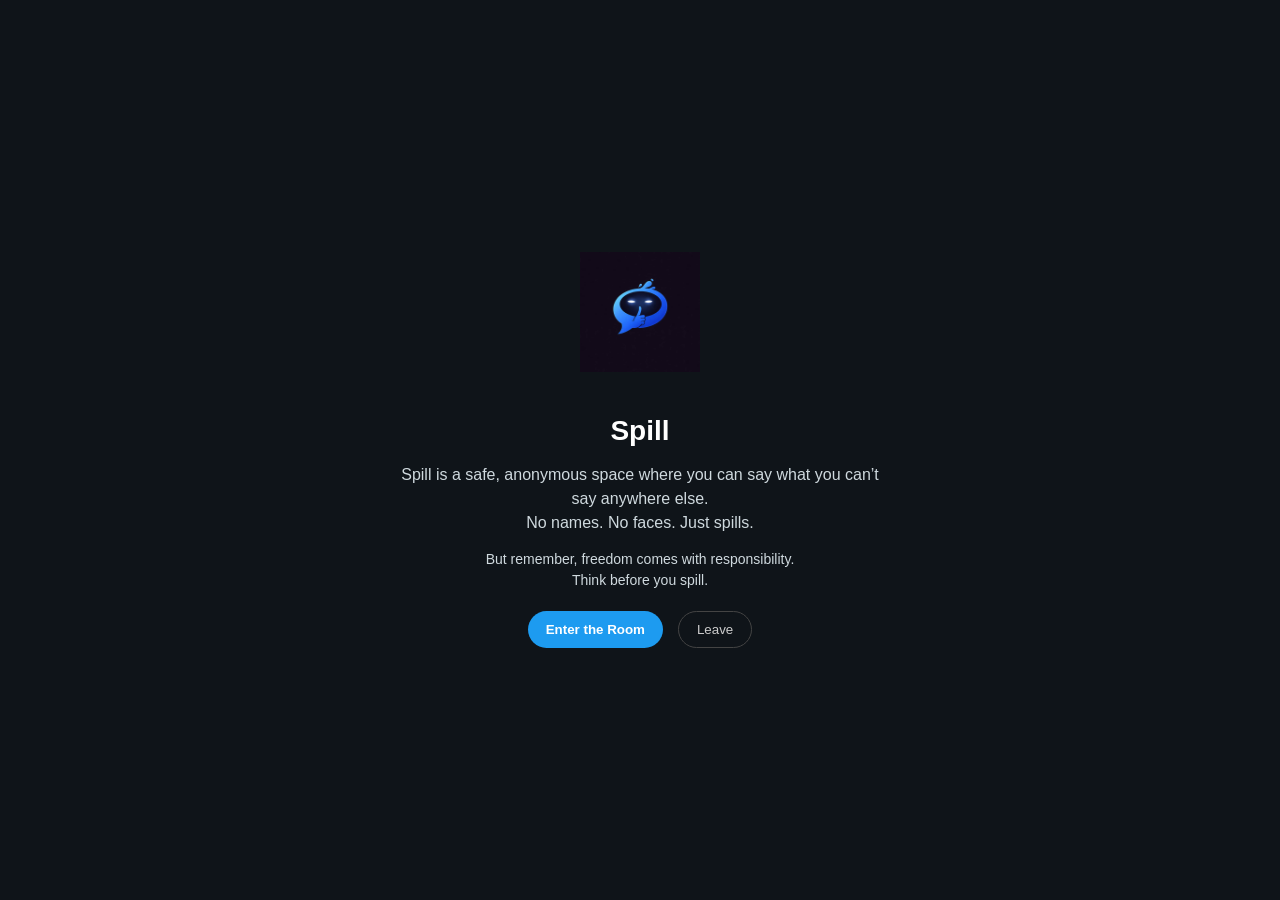
<file: index.html>
<!DOCTYPE html>
<html lang="en">
<head>
  <meta charset="UTF-8">
  <meta name="viewport" content="width=device-width, initial-scale=1.0">
  <title>Spill</title>
  <link rel="stylesheet" href="intro.css">
</head>
<body>
  <div id="intro-screen">
    <div class="intro-content">
      <!-- Logo -->
      <img src="images/spill-logo.jpeg" alt="Spill Logo" class="logo">

      <!-- Main heading -->
      <h1>Spill</h1>
      
      <!-- Description -->
      <p>
        Spill is a safe, anonymous space where you can say what you can’t say anywhere else.<br>
        No names. No faces. Just spills.
      </p>

      <p class="warning">
        But remember, freedom comes with responsibility.<br>
        Think before you spill.
      </p>

      <!-- Buttons -->
      <div class="intro-buttons">
        <button id="enter-btn">Enter the Room</button>
        <button id="leave-btn">Leave</button>
      </div>
    </div>
  </div>

  <script src="intro.js"></script>
</body>
</html>
</file>
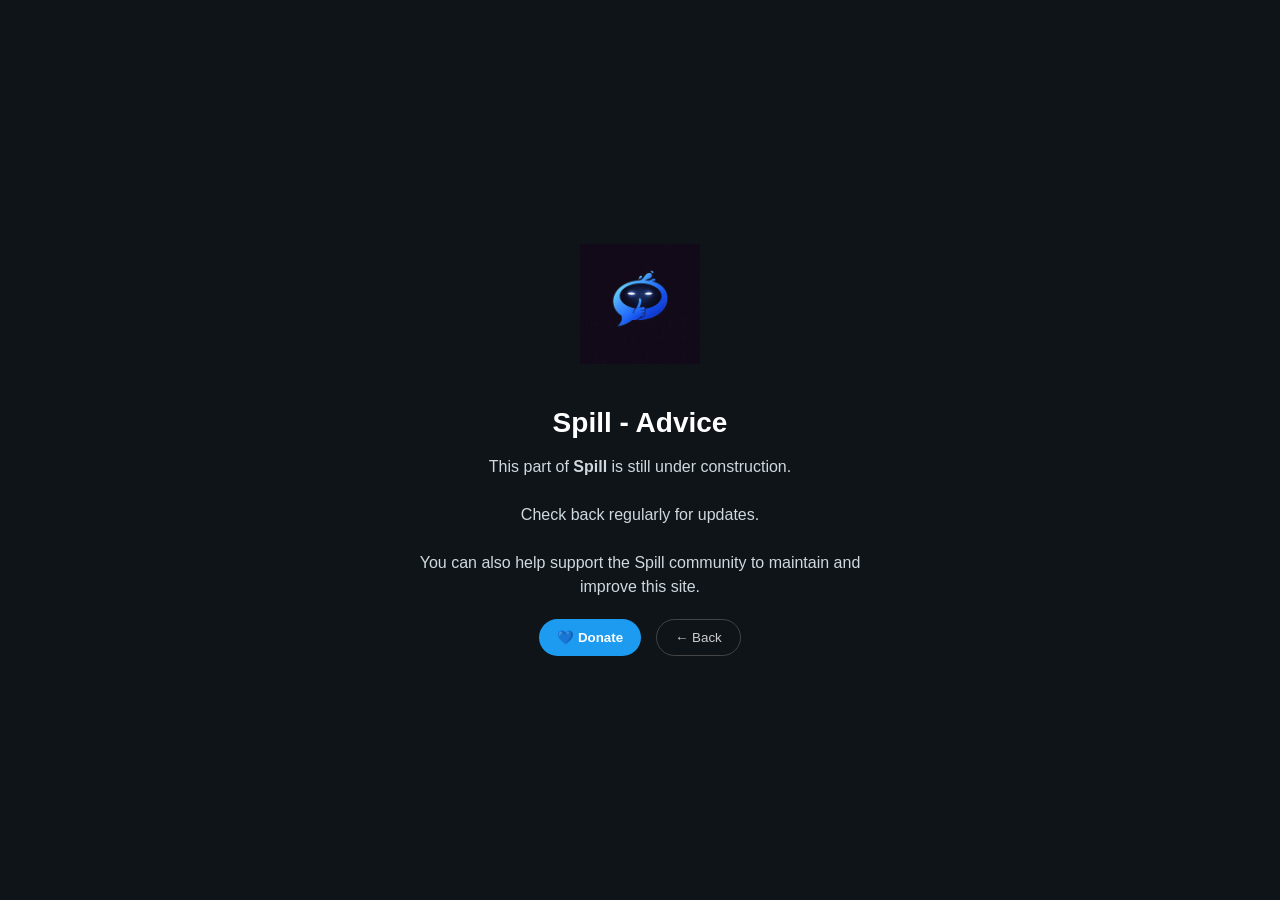
<file: advice.html>
<!DOCTYPE html>
<html lang="en">
<head>
  <meta charset="UTF-8">
  <meta name="viewport" content="width=device-width, initial-scale=1.0">
  <title>Spill - Funny</title>
  <link rel="stylesheet" href="intro.css">
</head>
<body class="intro-active">

  <div id="intro-screen">
    <div class="intro-content">

      <!-- Logo -->
      <img src="images/spill-logo.jpeg" alt="Spill Logo" class="logo">

      <!-- Title -->
      <h1>Spill - Advice</h1>

      <!-- Message -->
      <p>
        This part of <strong>Spill</strong> is still under construction.<br><br>
        Check back regularly for updates.<br><br>
        You can also help support the Spill community to maintain and improve this site.
      </p>

      <!-- Buttons -->
      <div class="intro-buttons">
        <button id="enter-btn" onclick="window.location.href='donate.html'">💙 Donate</button>
        <button id="leave-btn" onclick="window.location.href='spill.html'">← Back</button>
      </div>

    </div>
  </div>

</body>
</html>
</file>
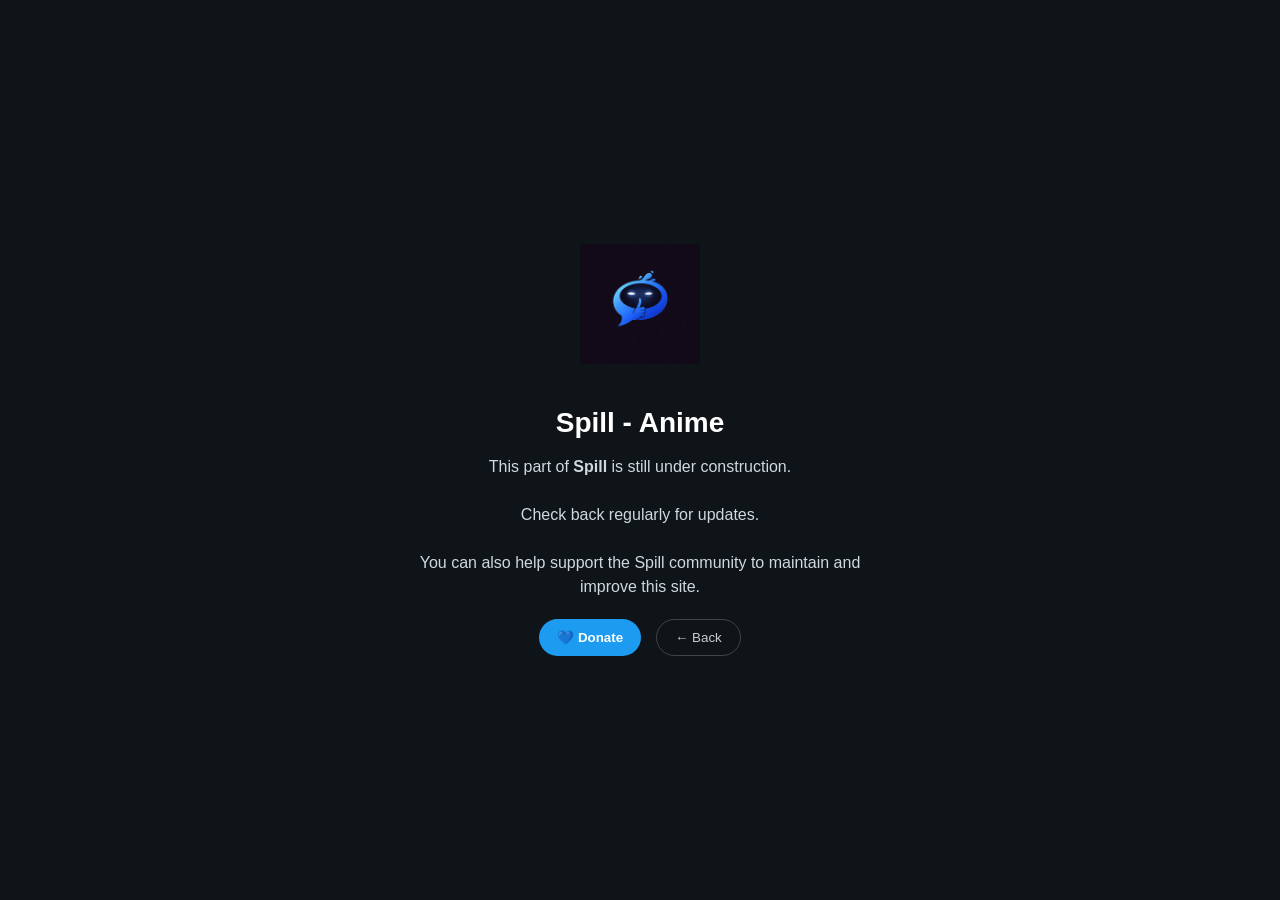
<file: anime.html>
<!DOCTYPE html>
<html lang="en">
<head>
  <meta charset="UTF-8">
  <meta name="viewport" content="width=device-width, initial-scale=1.0">
  <title>Spill - Funny</title>
  <link rel="stylesheet" href="intro.css">
</head>
<body class="intro-active">

  <div id="intro-screen">
    <div class="intro-content">

      <!-- Logo -->
      <img src="images/spill-logo.jpeg" alt="Spill Logo" class="logo">

      <!-- Title -->
      <h1>Spill - Anime</h1>

      <!-- Message -->
      <p>
        This part of <strong>Spill</strong> is still under construction.<br><br>
        Check back regularly for updates.<br><br>
        You can also help support the Spill community to maintain and improve this site.
      </p>

      <!-- Buttons -->
      <div class="intro-buttons">
        <button id="enter-btn" onclick="window.location.href='donate.html'">💙 Donate</button>
        <button id="leave-btn" onclick="window.location.href='spill.html'">← Back</button>
      </div>

    </div>
  </div>

</body>
</html>
</file>
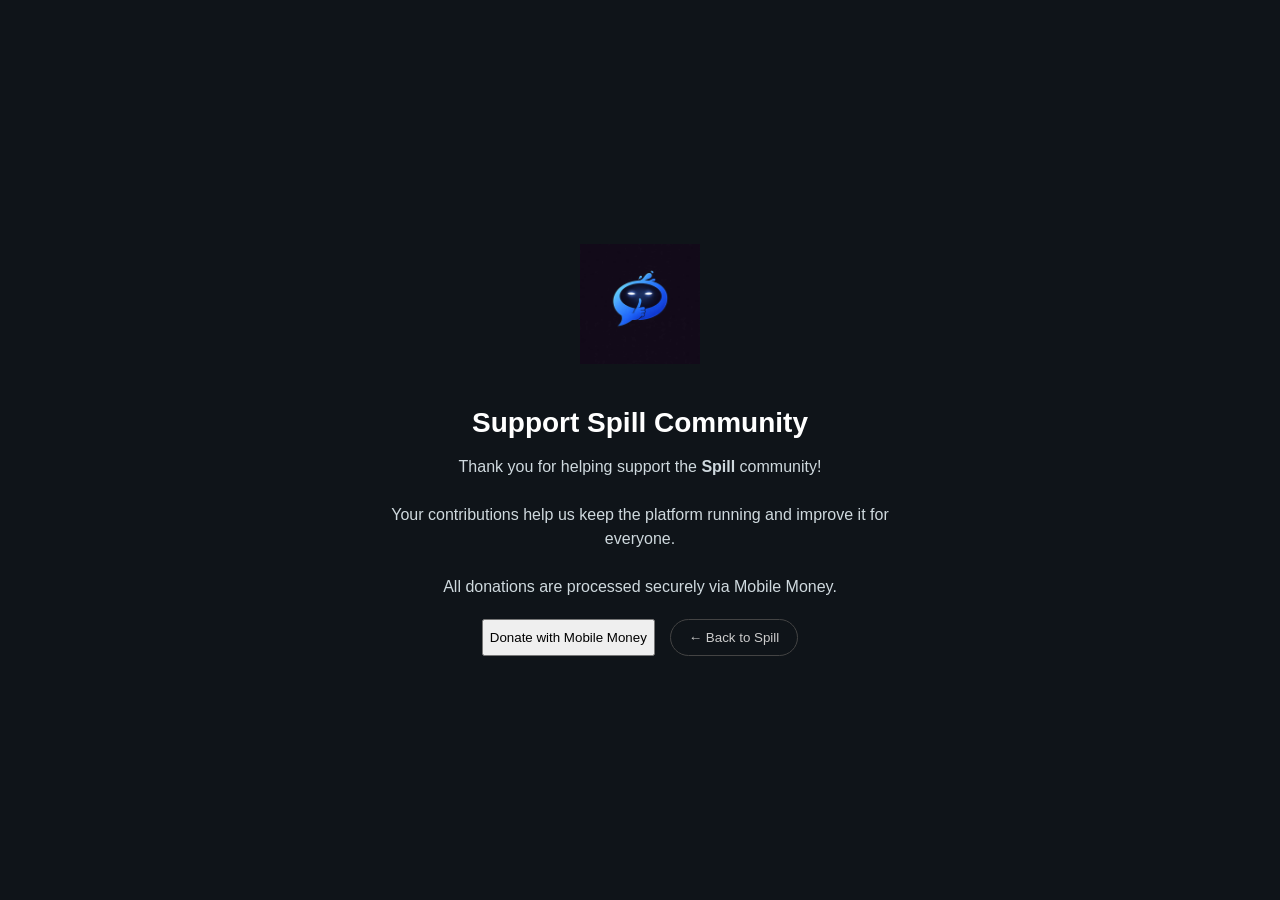
<file: donate.html>
<!DOCTYPE html>
<html lang="en">
<head>
  <meta charset="UTF-8">
  <meta name="viewport" content="width=device-width, initial-scale=1.0">
  <title>Spill - Donate</title>
  <link rel="stylesheet" href="intro.css">
</head>

<body class="intro-active">

  <div id="intro-screen">
    <div class="intro-content">

      <!-- Logo -->
      <img src="images/spill-logo.jpeg" alt="Spill Logo" class="logo">

      <!-- Title -->
      <h1>Support Spill Community</h1>

      <!-- Message -->
      <p>
        Thank you for helping support the <strong>Spill</strong> community!<br><br>
        Your contributions help us keep the platform running and improve it for everyone.<br><br>
        All donations are processed securely via Mobile Money.
      </p>

      <!-- Buttons -->
      <div class="intro-buttons">
        <button id="donate-btn">Donate with Mobile Money</button>
        <button id="leave-btn">← Back to Spill</button>
      </div>

    </div>
  </div>

  <!-- Paystack Script -->
  <script src="https://js.paystack.co/v1/inline.js"></script>

  <!-- Donation Script -->
  <script>
    const donateBtn = document.getElementById("donate-btn");
    const leaveBtn = document.getElementById("leave-btn");

    // Back button
    leaveBtn.addEventListener("click", () => {
      window.location.href = "spill.html";
    });

    // Donate button with dynamic amount + username@spill.com
    donateBtn.addEventListener("click", () => {
      
      // Get username from localStorage
      let username = localStorage.getItem("spillUsername") || "anonymous";
      let userEmail = `${username.toLowerCase()}@spill.com`;

      // Ask user for donation amount (minimum ₵1)
      let amountGHS = prompt("How much would you like to donate?\nMinimum: ₵1", "5");

      // Validate input
      amountGHS = parseFloat(amountGHS);
      
      if (!amountGHS || amountGHS < 1) {
        alert("❌ Minimum donation amount is ₵1. Please try again.");
        return;
      }

      // Convert to pesewas (Paystack requirement)
      const amountInPesewas = Math.round(amountGHS * 100);

      // Paystack setup
      let handler = PaystackPop.setup({
        key: "pk_test_545538f0a73ef3bc85343502fac60608e1743edb",   // ← CHANGE TO LIVE KEY WHEN READY
        email: userEmail,
        amount: amountInPesewas,
        currency: "GHS",
        channels: ['mobile_money'],   // Only Mobile Money

        callback: function(response) {
          alert(`✅ Thank you!\n\nDonation of ₵${amountGHS} was successful!\nReference: ${response.reference}`);
        },

        onClose: function() {
          alert("❌ Payment was cancelled.");
        }
      });

      handler.openIframe();
    });
  </script>

</body>
</html>
</file>
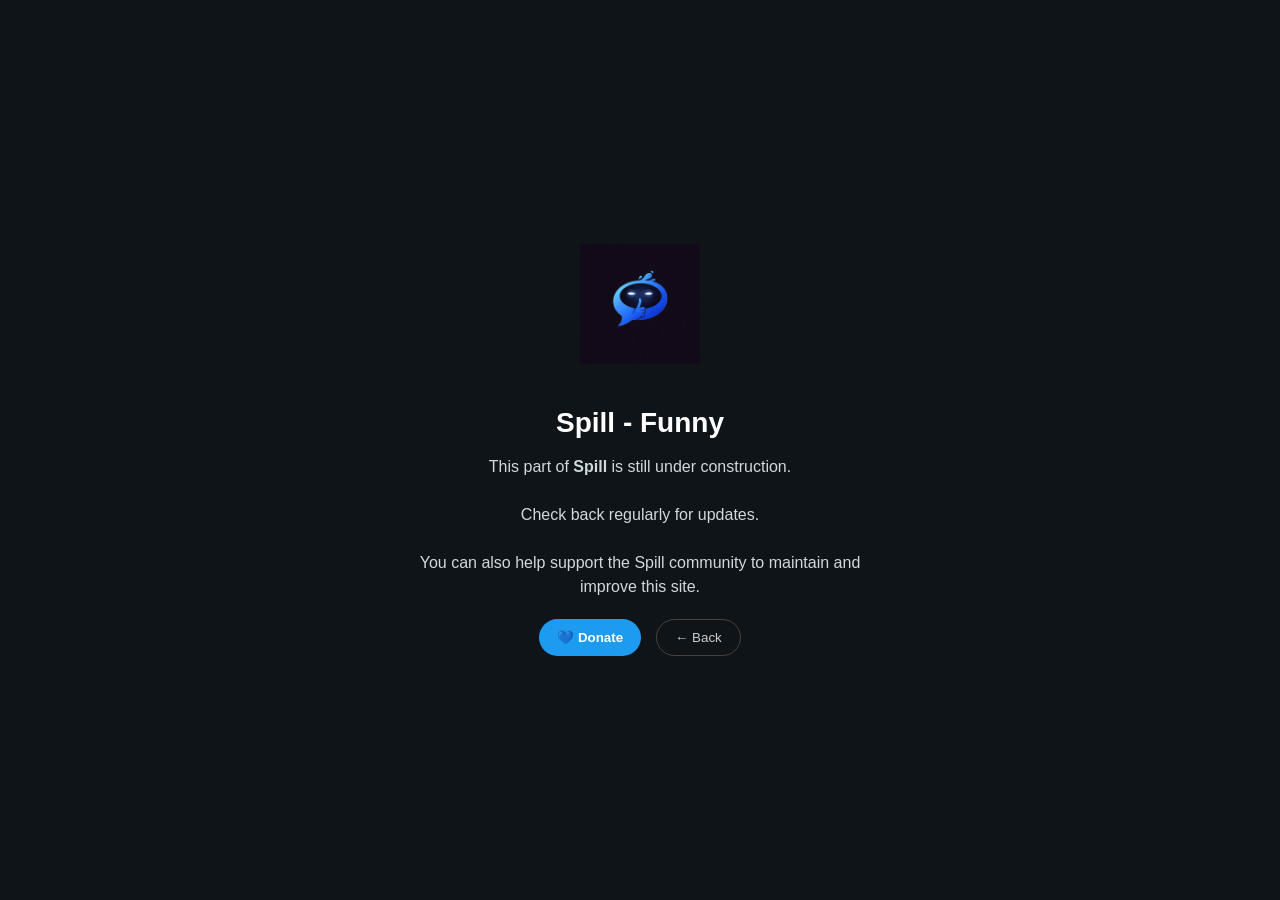
<file: funny.html>
<!DOCTYPE html>
<html lang="en">
<head>
  <meta charset="UTF-8">
  <meta name="viewport" content="width=device-width, initial-scale=1.0">
  <title>Spill - Funny</title>
  <link rel="stylesheet" href="intro.css">
</head>
<body class="intro-active">

  <div id="intro-screen">
    <div class="intro-content">

      <!-- Logo -->
      <img src="images/spill-logo.jpeg" alt="Spill Logo" class="logo">

      <!-- Title -->
      <h1>Spill - Funny</h1>

      <!-- Message -->
      <p>
        This part of <strong>Spill</strong> is still under construction.<br><br>
        Check back regularly for updates.<br><br>
        You can also help support the Spill community to maintain and improve this site.
      </p>

      <!-- Buttons -->
      <div class="intro-buttons">
        <button id="enter-btn" onclick="window.location.href='donate.html'">💙 Donate</button>
        <button id="leave-btn" onclick="window.location.href='spill.html'">← Back</button>
      </div>

    </div>
  </div>

</body>
</html>
</file>
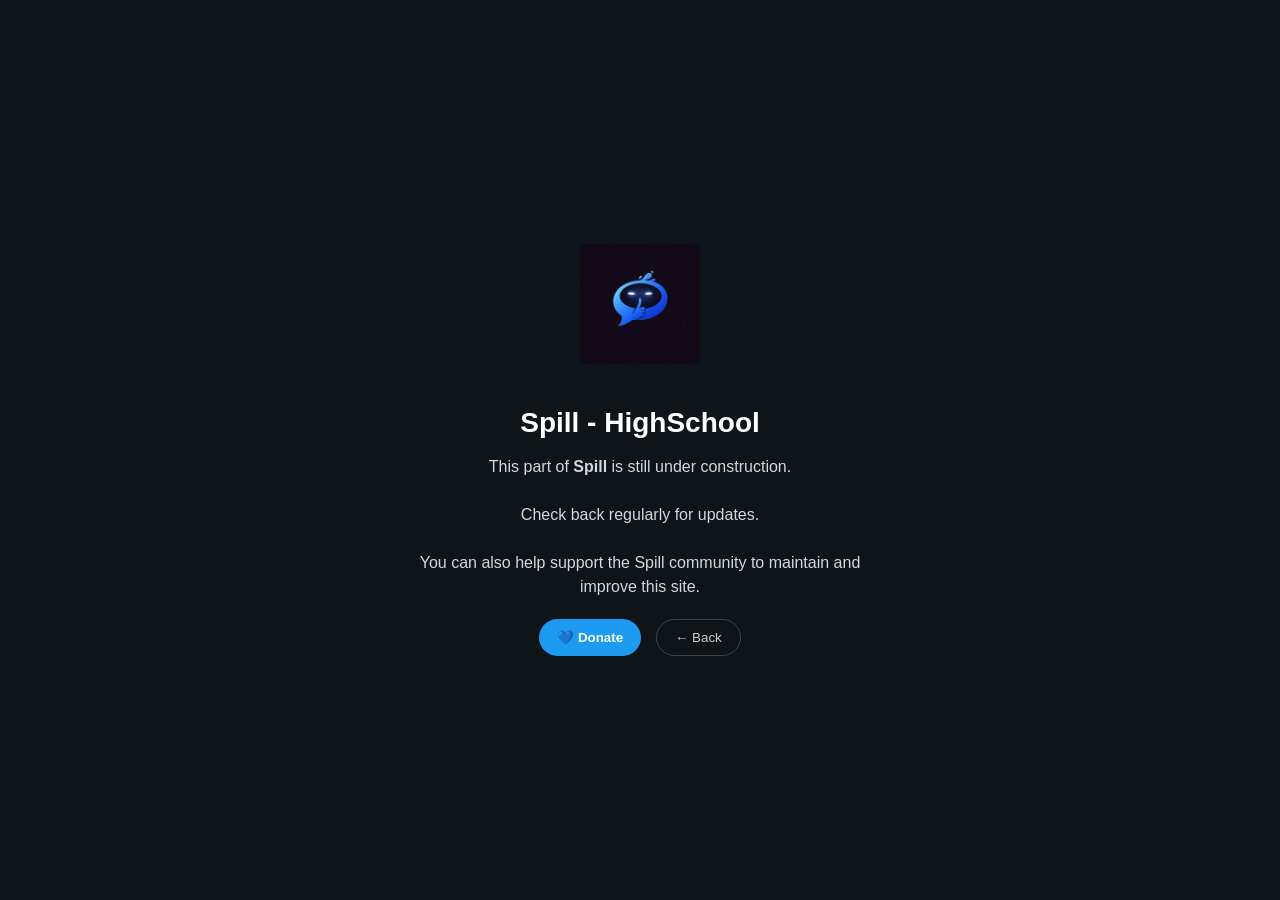
<file: highschool.html>
<!DOCTYPE html>
<html lang="en">
<head>
  <meta charset="UTF-8">
  <meta name="viewport" content="width=device-width, initial-scale=1.0">
  <title>Spill - Funny</title>
  <link rel="stylesheet" href="intro.css">
</head>
<body class="intro-active">

  <div id="intro-screen">
    <div class="intro-content">

      <!-- Logo -->
      <img src="images/spill-logo.jpeg" alt="Spill Logo" class="logo">

      <!-- Title -->
      <h1>Spill - HighSchool</h1>

      <!-- Message -->
      <p>
        This part of <strong>Spill</strong> is still under construction.<br><br>
        Check back regularly for updates.<br><br>
        You can also help support the Spill community to maintain and improve this site.
      </p>

      <!-- Buttons -->
      <div class="intro-buttons">
        <button id="enter-btn" onclick="window.location.href='donate.html'">💙 Donate</button>
        <button id="leave-btn" onclick="window.location.href='spill.html'">← Back</button>
      </div>

    </div>
  </div>

</body>
</html>
</file>
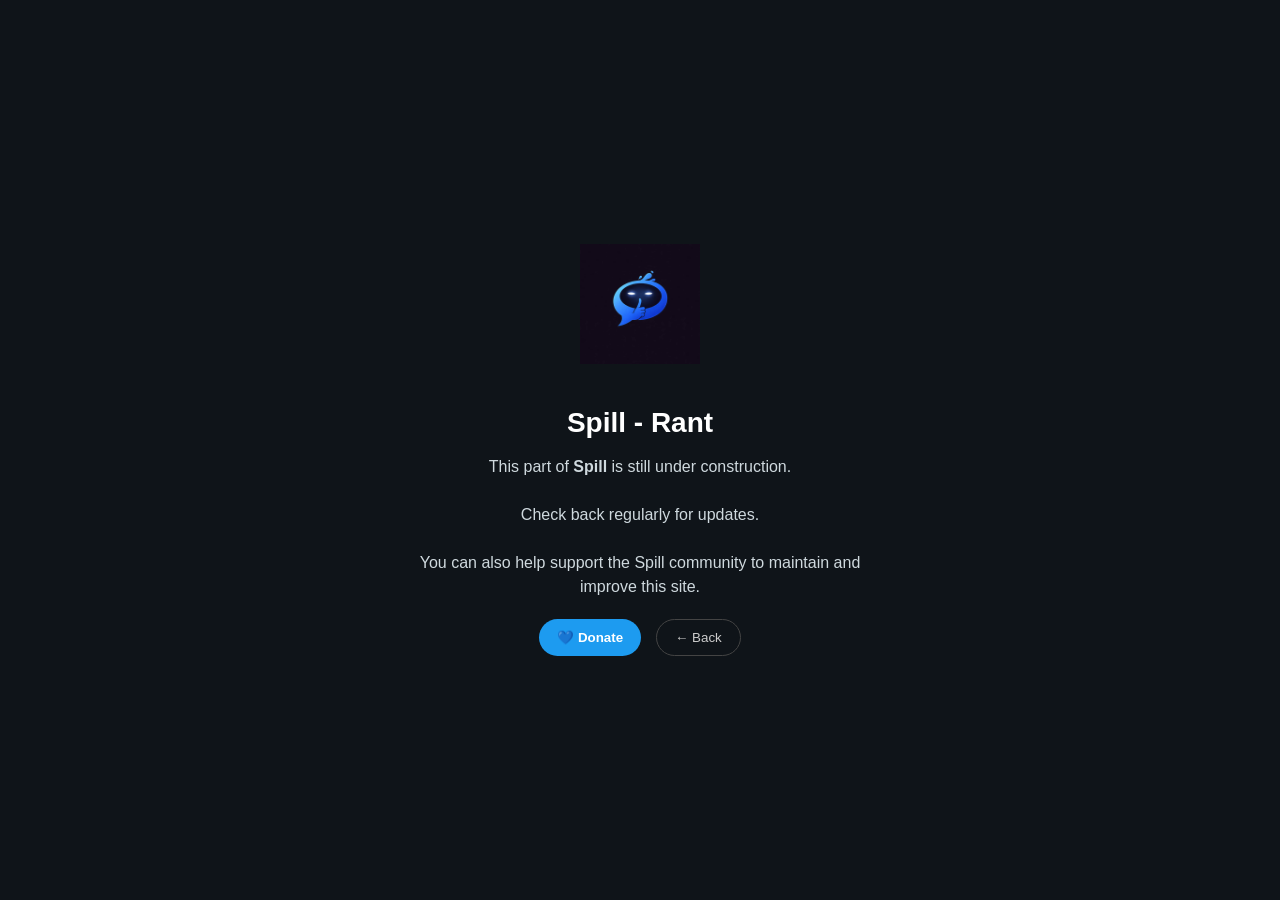
<file: rant.html>
<!DOCTYPE html>
<html lang="en">
<head>
  <meta charset="UTF-8">
  <meta name="viewport" content="width=device-width, initial-scale=1.0">
  <title>Spill - Funny</title>
  <link rel="stylesheet" href="intro.css">
</head>
<body class="intro-active">

  <div id="intro-screen">
    <div class="intro-content">

      <!-- Logo -->
      <img src="images/spill-logo.jpeg" alt="Spill Logo" class="logo">

      <!-- Title -->
      <h1>Spill - Rant</h1>

      <!-- Message -->
      <p>
        This part of <strong>Spill</strong> is still under construction.<br><br>
        Check back regularly for updates.<br><br>
        You can also help support the Spill community to maintain and improve this site.
      </p>

      <!-- Buttons -->
      <div class="intro-buttons">
        <button id="enter-btn" onclick="window.location.href='donate.html'">💙 Donate</button>
        <button id="leave-btn" onclick="window.location.href='spill.html'"> ← Back</button>
      </div>

    </div>
  </div>

</body>
</html>
</file>
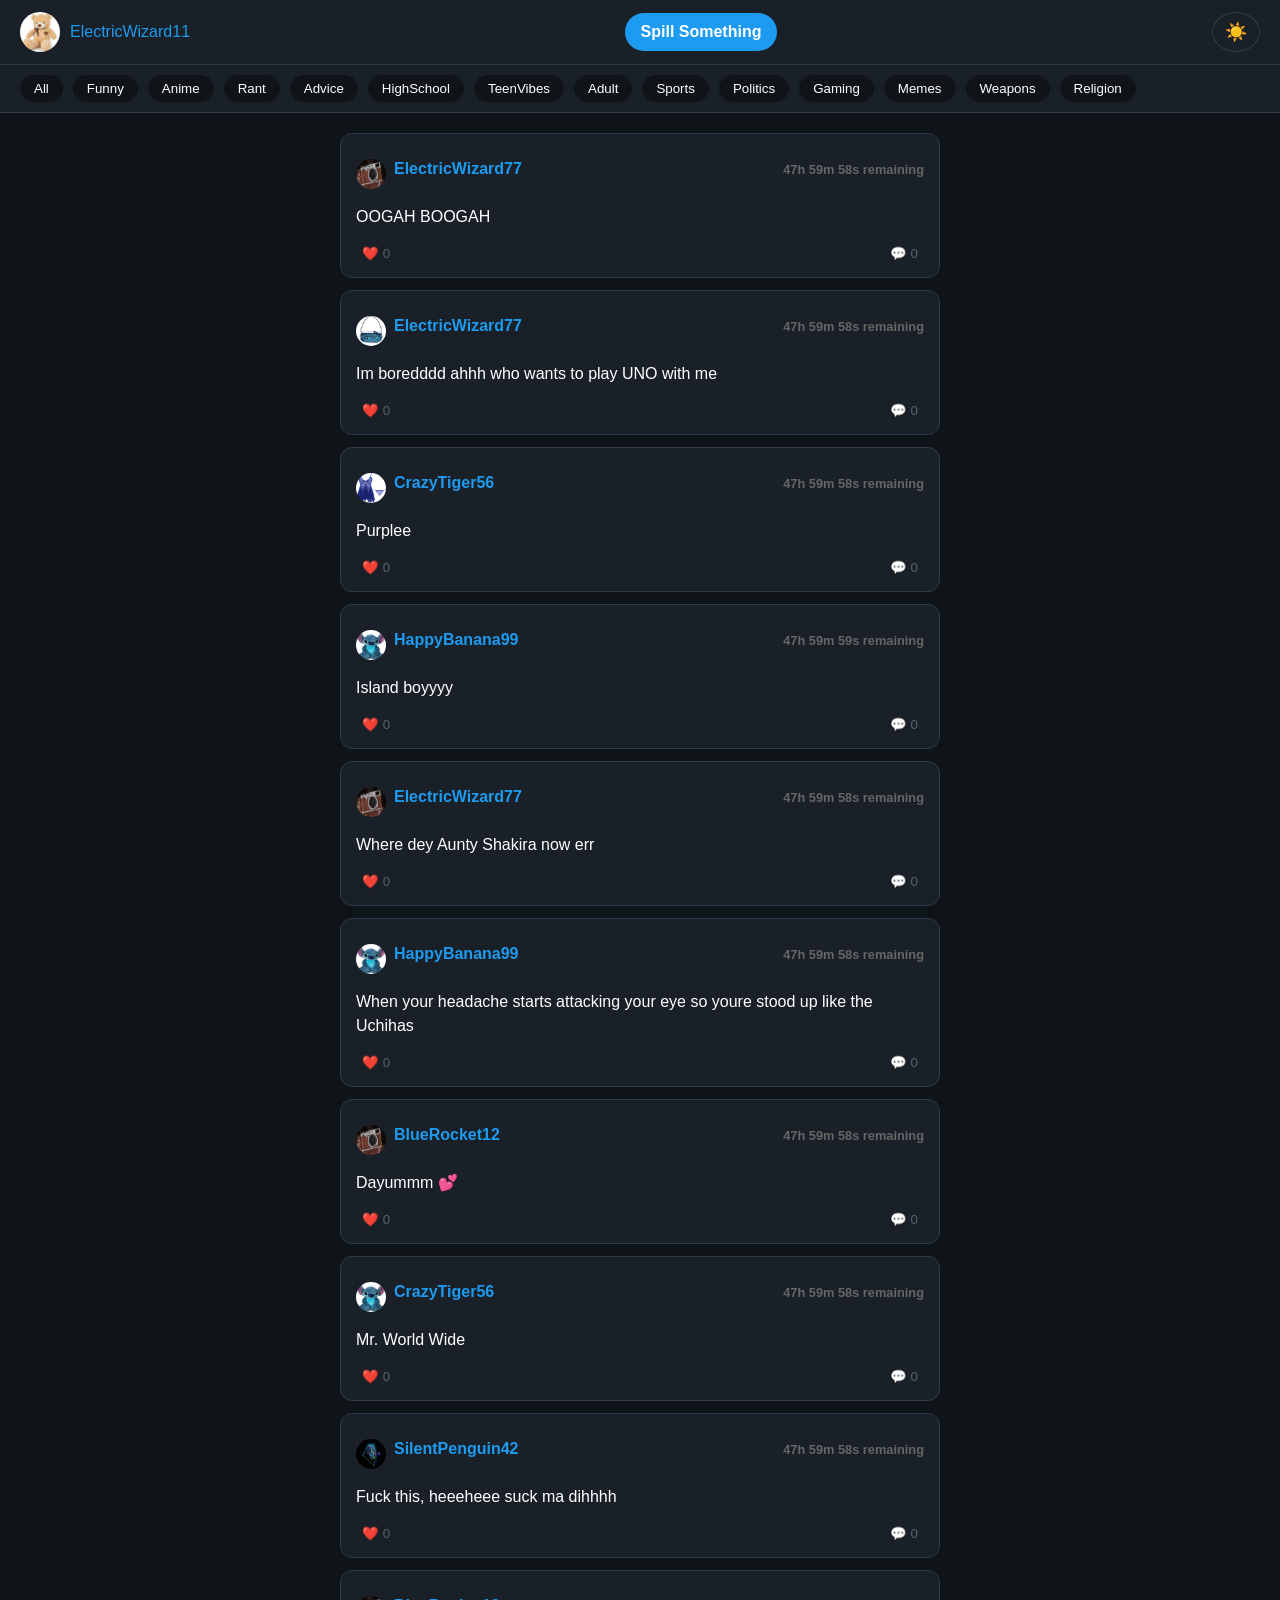
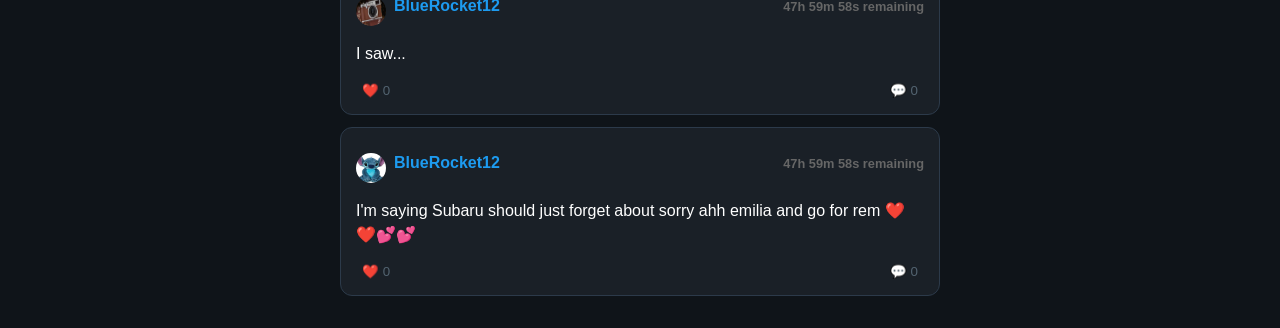
<file: spill.html>
<!DOCTYPE html>
<html lang="en">
<head>
  <meta charset="UTF-8">
  <meta name="viewport" content="width=device-width, initial-scale=1.0">
  <title>Spill</title>
  <link rel="stylesheet" href="style.css">
</head>
<body>
  <!-- Header -->
  <header class="header">
    <div class="avatar">
      <img id="user-avatar" src="" alt="Avatar">
      <span id="username"></span>
    </div>
    <button id="spill-button">Spill Something</button>
<button id="theme-toggle">🌙</button>  </header>

  <!-- Spill Modal -->
  <div id="spill-modal" class="modal">
    <div class="modal-content">
      <h3>What do you want to spill?</h3>

      <textarea id="spill-text" placeholder="Type something..."></textarea>

      <input type="file" id="media-input" accept="image/*,video/*">

      <div class="modal-actions">
        <button id="post-btn">Post</button>
        <button id="close-btn">Cancel</button>
      </div>
    </div>
  </div>

  <!-- Categories -->
  <div class="categories">
    <button id="all-btn" onclick="window.location.href='spill.html'">All</button>
    <button id="funny-btn" onclick="window.location.href='funny.html'">Funny</button>
    <button id="anime-btn" onclick="window.location.href='anime.html'">Anime</button>
    <button id="rant-btn" onclick="window.location.href='rant.html'">Rant</button>
    <button id="advice-btn" onclick="window.location.href='advice.html'">Advice</button>
    <button id="highschool-btn" onclick="window.location.href='highschool.html'">HighSchool</button>
    <button id="teenvibes-btn" onclick="window.location.href='teenvibes.html'">TeenVibes</button>
    <button id="adult-btn" onclick="window.location.href='adult.html'">Adult</button>
    <button id="sports-btn" onclick="window.location.href='sports.html'">Sports</button>
    <button id="politics-btn" onclick="window.location.href='politics.html'">Politics</button>
    <button id="gaming-btn" onclick="window.location.href='gaming.html'">Gaming</button>
    <button id="memes-btn" onclick="window.location.href='memes.html'">Memes</button>
    <button id="weapons-btn" onclick="window.location.href='weapons.html'">Weapons</button>
    <button id="religion-btn" onclick="window.location.href='religion.html'">Religion</button>
  </div>

  <!-- Feed -->
  <main class="feed" id="feed">
    <!-- Individual posts will be injected here via JS -->
  </main>

  <!-- Random Username + Avatar Script -->
  <script>
    // AVATAR SETUP
  
    // USERNAME SETUP
    const adjectives = ["Silent","Crazy","Happy","Blue","Electric"];
    const nouns = ["Penguin","Tiger","Banana","Rocket","Wizard"];

    // Get or generate username
    let username = localStorage.getItem("spillUsername");
    if (!username) {
      const randomNumber = Math.floor(Math.random() * 100);
      username =
        adjectives[Math.floor(Math.random() * adjectives.length)] +
        nouns[Math.floor(Math.random() * nouns.length)] +
        randomNumber;

      localStorage.setItem("spillUsername", username);
    }

    // Display username in header
    const usernameElem = document.getElementById("username");
    if (usernameElem) usernameElem.textContent = username;

    // Get or generate avatar
    const avatarElem = document.getElementById("user-avatar");
    if (avatarElem) {
      let userAvatar = localStorage.getItem("spillAvatar");
      if (!userAvatar) {
        userAvatar = avatars[Math.floor(Math.random() * avatars.length)];
        localStorage.setItem("spillAvatar", userAvatar);
      }
      avatarElem.src = userAvatar;
    }
  </script>

  <script src="script.js"></script>
</body>
</html>
</file>
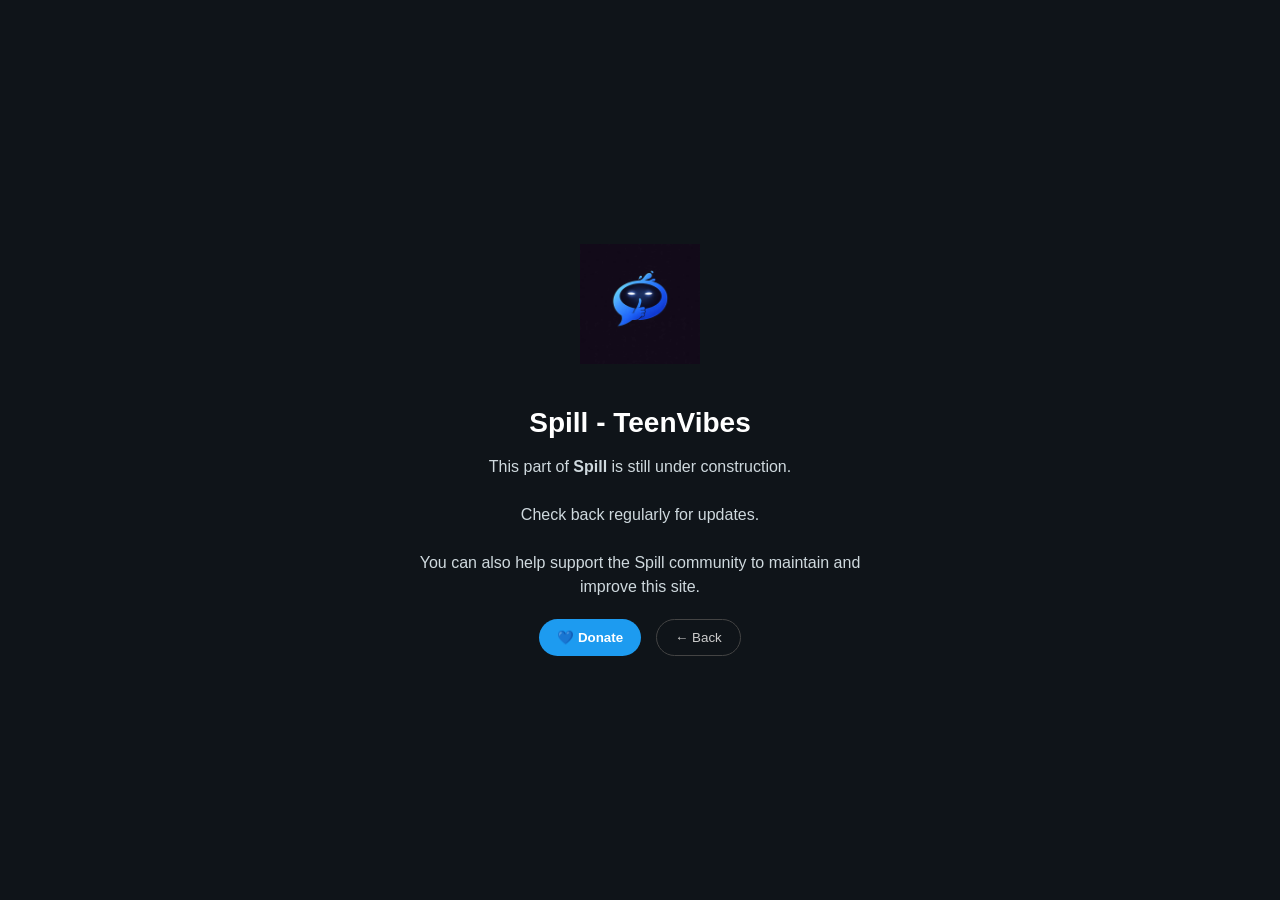
<file: teenvibes.html>
<!DOCTYPE html>
<html lang="en">
<head>
  <meta charset="UTF-8">
  <meta name="viewport" content="width=device-width, initial-scale=1.0">
  <title>Spill - Funny</title>
  <link rel="stylesheet" href="intro.css">
</head>
<body class="intro-active">

  <div id="intro-screen">
    <div class="intro-content">

      <!-- Logo -->
      <img src="images/spill-logo.jpeg" alt="Spill Logo" class="logo">

      <!-- Title -->
      <h1>Spill - TeenVibes</h1>

      <!-- Message -->
      <p>
        This part of <strong>Spill</strong> is still under construction.<br><br>
        Check back regularly for updates.<br><br>
        You can also help support the Spill community to maintain and improve this site.
      </p>

      <!-- Buttons -->
      <div class="intro-buttons">
        <button id="enter-btn" onclick="window.location.href='donate.html'">💙 Donate</button>
        <button id="leave-btn" onclick="window.location.href='spill.html'">← Back</button>
      </div>

    </div>
  </div>

</body>
</html>
</file>
<file: intro.css>
/* =========================
   INTRO SCREEN
========================= */
body {
  margin: 0;
  font-family: Arial, sans-serif;
  background: #0f1419;
  color: #ffffff;
}

/* Prevent body scrolling on intro */
body.intro-active {
  overflow: hidden;
  height: 100vh;
}

#intro-screen {
  position: fixed;
  top: 0;
  left: 0;
  width: 100%;
  height: 100%;
  display: flex;
  align-items: center;
  justify-content: center;
}

.intro-content {
  max-width: 500px;
  text-align: center;
  padding: 20px;
}

.logo {
  width: 120px;
  margin-bottom: 20px;
  animation: logoEnter 0.6s ease forwards;
}

@keyframes logoEnter {
  from {
    opacity: 0;
    transform: scale(0.8);
  }
  to {
    opacity: 1;
    transform: scale(1);
  }
}

.intro-content h1 {
  font-size: 28px;
  margin-bottom: 15px;
}

.intro-content p {
  color: #cfd9de;
  margin-bottom: 10px;
  line-height: 1.5;
}

.warning {
  font-size: 14px;
  color: #8899a6;
}

.intro-buttons {
  margin-top: 20px;
  display: flex;
  justify-content: center;
  gap: 15px;
}

#enter-btn {
  background: #1d9bf0;
  border: none;
  padding: 10px 18px;
  border-radius: 999px;
  color: white;
  font-weight: 600;
  cursor: pointer;
}

#enter-btn:hover {
  background: #1a8cd8;
}

#leave-btn {
  background: transparent;
  border: 1px solid #444;
  padding: 10px 18px;
  border-radius: 999px;
  color: #ccc;
  cursor: pointer;
}

#leave-btn:hover {
  background: #222;
}

#intro-screen {
  opacity: 1;
  transition: opacity 0.5s ease;
}

#intro-screen.fade-out {
  opacity: 0;
}
</file>
<file: style.css>
/* =========================
   GLOBAL & THEME
========================= */
body {
  font-family: Arial, sans-serif;
  margin: 0;
  padding: 0;
  transition: background 0.3s ease, color 0.3s ease;
}

/* Theme Variables */
:root {
  --bg-color: #0f1419;
  --card-bg: #1a2027;
  --text-color: #ffffff;
  --light-text: #cfd9de;
  --border-color: #2c3a4a;
  --accent: #1d9bf0;
  --accent-hover: #1a8cd8;
  --muted: #536471;
  --danger: #e74c3c;
}

[data-theme="light"] {
  --bg-color: #f0f2f5;
  --card-bg: #ffffff;
  --text-color: #0f1419;
  --light-text: #536471;
  --border-color: #e6e6e6;
  --accent: #1d9bf0;
  --accent-hover: #1a8cd8;
}

/* Apply Theme Variables */
body {
  background: var(--bg-color);
  color: var(--text-color);
}

.header,
.categories,
.post,
.modal-content {
  background: var(--card-bg);
  border-color: var(--border-color);
}

#username,
.post-header strong,
.intro-content h1 {
  color: var(--accent);
}

.intro-content p,
.warning,
#spill-text::placeholder {
  color: var(--light-text);
}

.post-actions {
  color: var(--muted);
}

/* =========================
   HEADER
========================= */
.header {
  display: flex;
  align-items: center;
  justify-content: space-between;
  padding: 12px 20px;
  border-bottom: 1px solid var(--border-color);
  position: sticky;
  top: 0;
  z-index: 1000;
}

.avatar {
  display: flex;
  align-items: center;
  gap: 10px;
}

.avatar img,
#user-avatar {
  width: 40px;
  height: 40px;
  border-radius: 50%;
}

#spill-button {
  margin-left: 10px;
  padding: 10px 16px;
  cursor: pointer;
  background: var(--accent);
  border: none;
  border-radius: 999px;
  font-weight: 600;
  font-size: 16px;
  color: white;
  transition: all 0.2s ease;
}

#spill-button:hover {
  background: var(--accent-hover);
  transform: scale(1.02);
}

/* Theme Toggle Button */
#theme-toggle {
  margin-left: 10px;
  padding: 8px 12px;
  background: none;
  border: 1px solid var(--border-color);
  border-radius: 50%;
  font-size: 18px;
  cursor: pointer;
  transition: all 0.2s ease;
}

#theme-toggle:hover {
  background: var(--border-color);
}

/* =========================
   CATEGORIES
========================= */
.categories {
  display: flex;
  gap: 10px;
  padding: 10px 20px;
  overflow-x: auto;
  border-bottom: 1px solid var(--border-color);
  background: var(--card-bg);
}

.categories button {
  padding: 6px 14px;
  border: none;
  background: var(--bg-color);
  cursor: pointer;
  border-radius: 999px;
  font-weight: 500;
  color: var(--text-color);
  transition: all 0.2s ease;
  white-space: nowrap;
}

.categories button:hover,
.categories button.active {
  background: var(--accent);
  color: white;
}

/* =========================
   FEED
========================= */
.feed {
  padding: 20px;
  max-width: 600px;
  margin: 0 auto;
}

.post {
  padding: 15px;
  margin-bottom: 12px;
  border-radius: 12px;
  border: 1px solid var(--border-color);
  transition: all 0.2s ease;
}

.post:hover {
  box-shadow: 0 2px 8px rgba(0, 0, 0, 0.1);
}

.post-header {
  display: flex;
  align-items: center;
  margin-bottom: 10px;
  font-weight: 600;
}

.post-content {
  margin-bottom: 10px;
  line-height: 1.5;
}

.post img,
.post video {
  border-radius: 8px;
  margin-top: 10px;
  max-width: 100%;
  display: block;
}

.post-actions {
  display: flex;
  justify-content: space-between;
  font-size: 14px;
  margin-top: 10px;
}

.post-actions button {
  background: none;
  border: none;
  cursor: pointer;
  color: inherit;
  transition: color 0.2s;
}

.post-actions button:hover {
  color: var(--accent);
}

/* =========================
   MODAL
========================= */
.modal {
  display: none;
  position: fixed;
  top: 0;
  left: 0;
  width: 100%;
  height: 100%;
  background: rgba(0, 0, 0, 0.6);
  backdrop-filter: blur(4px);
  justify-content: center;
  align-items: center;
  z-index: 2000;
}

.modal.active {
  display: flex;
}

.modal-content {
  padding: 20px;
  width: 90%;
  max-width: 500px;
  border-radius: 16px;
  box-shadow: 0 10px 30px rgba(0, 0, 0, 0.2);
  animation: fadeIn 0.2s ease;
}

@keyframes fadeIn {
  from {
    opacity: 0;
    transform: translateY(-20px);
  }
  to {
    opacity: 1;
    transform: translateY(0);
  }
}

.modal-content h3 {
  margin-bottom: 15px;
  color: var(--text-color);
}

#spill-text {
  width: 100%;
  height: 120px;
  border: none;
  resize: none;
  font-size: 16px;
  outline: none;
  font-family: inherit;
  background: var(--bg-color);
  color: var(--text-color);
  border-radius: 8px;
  padding: 12px;
  margin-bottom: 10px;
}

#spill-text::placeholder {
  color: var(--light-text);
}

#media-input {
  margin-top: 10px;
  font-size: 14px;
  color: var(--text-color);
}

.modal-actions {
  display: flex;
  justify-content: space-between;
  margin-top: 15px;
}

#post-btn {
  background: var(--accent);
  color: white;
  border: none;
  padding: 10px 20px;
  border-radius: 999px;
  font-weight: 600;
  cursor: pointer;
  transition: all 0.2s ease;
}

#post-btn:hover {
  background: var(--accent-hover);
  transform: scale(1.03);
}

#close-btn {
  background: transparent;
  border: none;
  color: var(--muted);
  font-weight: 500;
  cursor: pointer;
  padding: 10px 16px;
}

#close-btn:hover {
  color: var(--text-color);
}
</file>
